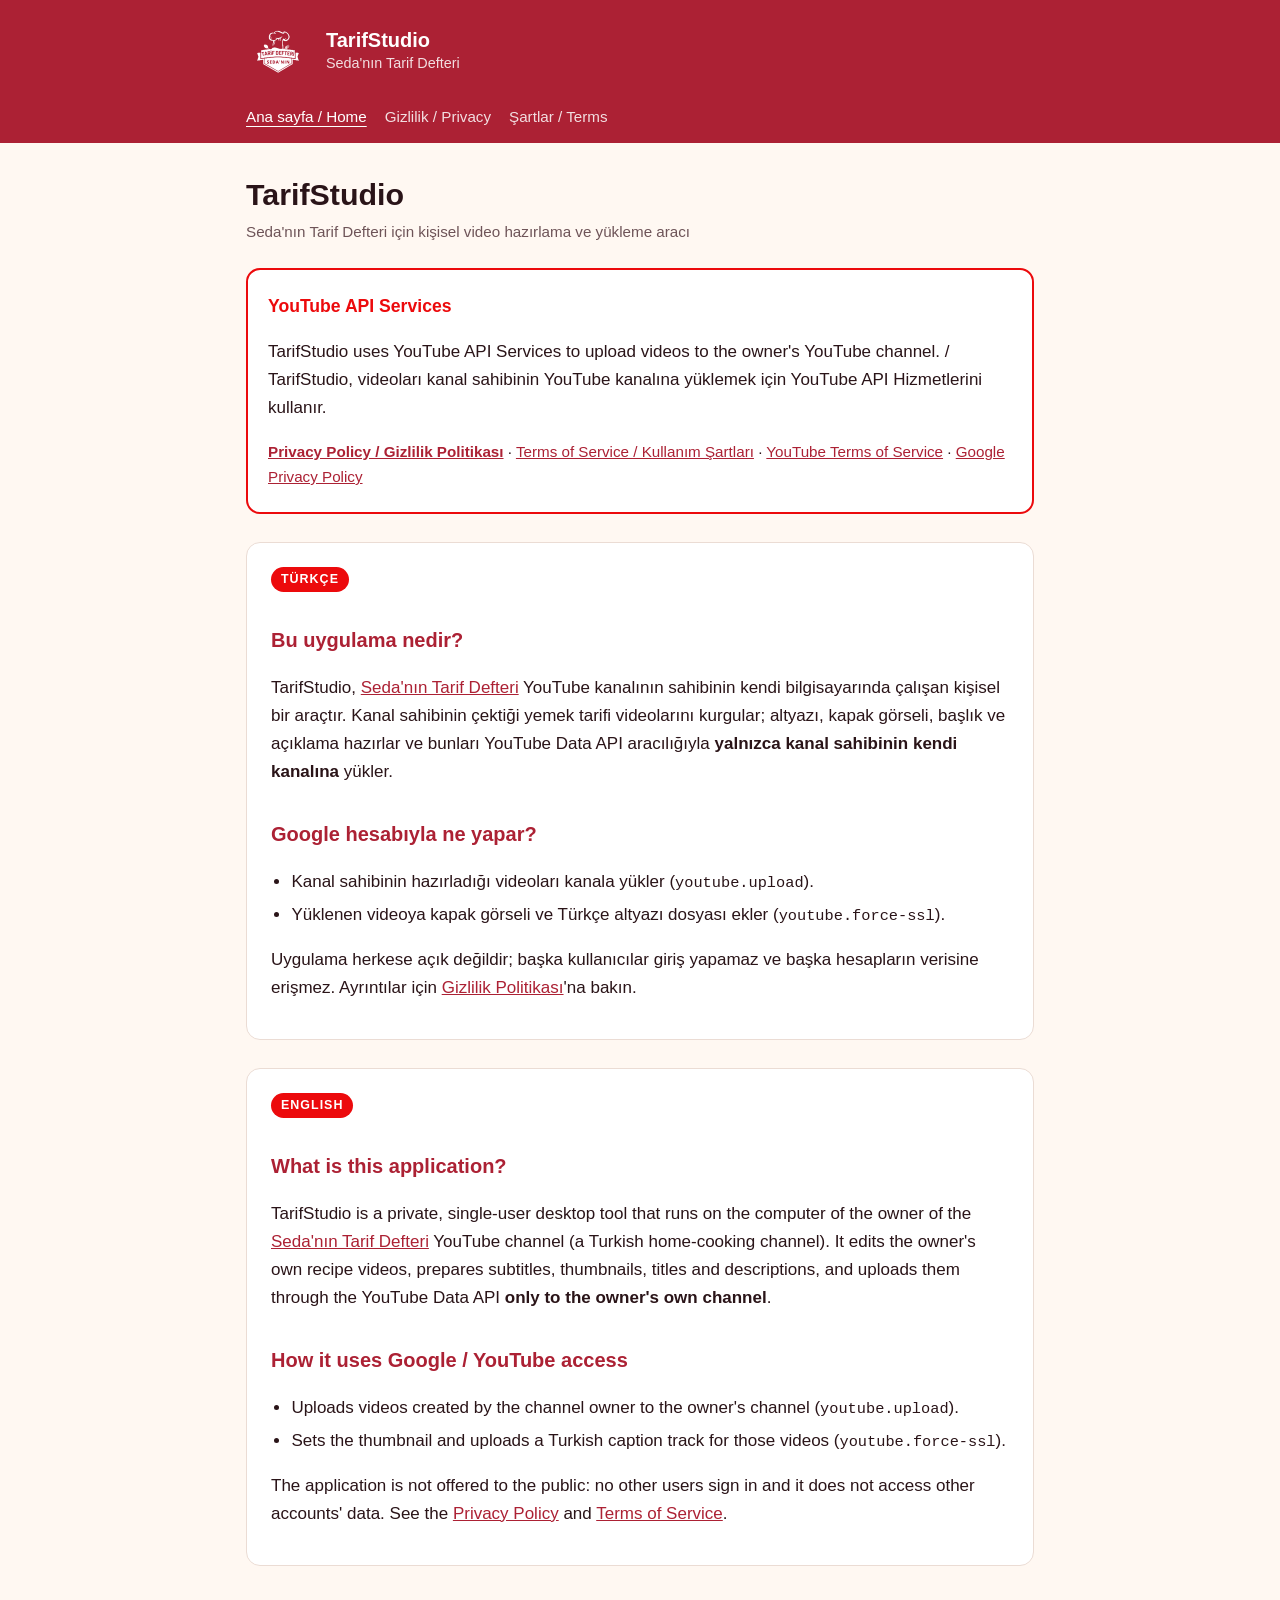
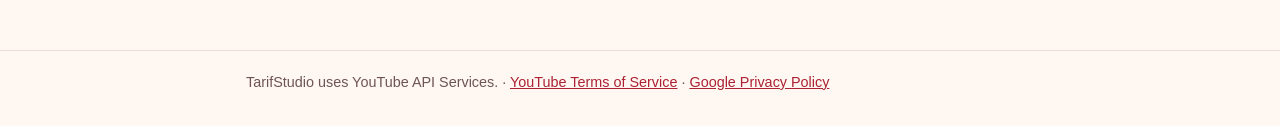
<file: index.html>
<!doctype html>
<html lang="tr">
<head>
<meta charset="utf-8">
<meta name="viewport" content="width=device-width, initial-scale=1">
<title>TarifStudio · Seda'nın Tarif Defteri</title>
<meta name="description" content="TarifStudio, Seda'nın Tarif Defteri YouTube kanalının kendi videolarını hazırlayıp kanala yüklemek için kullandığı kişisel bir araçtır.">
<link rel="icon" href="favicon.png">
<link rel="stylesheet" href="style.css">
</head>
<body>
<header>
  <div class="ust">
    <img src="logo.png" alt="Seda'nın Tarif Defteri logosu">
    <div>
      <div class="ad">TarifStudio</div>
      <div class="alt">Seda'nın Tarif Defteri</div>
    </div>
  </div>
  <nav>
    <a href="./" aria-current="page">Ana sayfa / Home</a>
    <a href="gizlilik.html">Gizlilik / Privacy</a>
    <a href="sartlar.html">Şartlar / Terms</a>
  </nav>
</header>
<main>
  <h1>TarifStudio</h1>
  <p class="tarih">Seda'nın Tarif Defteri için kişisel video hazırlama ve yükleme aracı</p>

  <aside class="youtube">
    <p class="yt-baslik">YouTube API Services</p>
    <p>TarifStudio uses YouTube API Services to upload videos to the owner's YouTube channel.
      / TarifStudio, videoları kanal sahibinin YouTube kanalına yüklemek için YouTube API Hizmetlerini kullanır.</p>
    <p class="yt-linkler">
      <a href="gizlilik.html"><strong>Privacy Policy / Gizlilik Politikası</strong></a> ·
      <a href="sartlar.html">Terms of Service / Kullanım Şartları</a> ·
      <a href="https://www.youtube.com/t/terms">YouTube Terms of Service</a> ·
      <a href="https://policies.google.com/privacy">Google Privacy Policy</a>
    </p>
  </aside>

  <section class="dil" lang="tr">
    <span class="etiket">TÜRKÇE</span>
    <h2>Bu uygulama nedir?</h2>
    <p>TarifStudio, <a href="https://www.youtube.com/@sedanntarifdefteri">Seda'nın Tarif Defteri</a>
      YouTube kanalının sahibinin kendi bilgisayarında çalışan kişisel bir araçtır. Kanal sahibinin
      çektiği yemek tarifi videolarını kurgular; altyazı, kapak görseli, başlık ve açıklama hazırlar
      ve bunları YouTube Data API aracılığıyla <strong>yalnızca kanal sahibinin kendi kanalına</strong> yükler.</p>
    <h2>Google hesabıyla ne yapar?</h2>
    <ul>
      <li>Kanal sahibinin hazırladığı videoları kanala yükler (<code>youtube.upload</code>).</li>
      <li>Yüklenen videoya kapak görseli ve Türkçe altyazı dosyası ekler (<code>youtube.force-ssl</code>).</li>
    </ul>
    <p>Uygulama herkese açık değildir; başka kullanıcılar giriş yapamaz ve başka hesapların verisine
      erişmez. Ayrıntılar için <a href="gizlilik.html">Gizlilik Politikası</a>'na bakın.</p>
  </section>

  <section class="dil" lang="en">
    <span class="etiket">ENGLISH</span>
    <h2>What is this application?</h2>
    <p>TarifStudio is a private, single-user desktop tool that runs on the computer of the owner of the
      <a href="https://www.youtube.com/@sedanntarifdefteri">Seda'nın Tarif Defteri</a> YouTube channel
      (a Turkish home-cooking channel). It edits the owner's own recipe videos, prepares subtitles,
      thumbnails, titles and descriptions, and uploads them through the YouTube Data API
      <strong>only to the owner's own channel</strong>.</p>
    <h2>How it uses Google / YouTube access</h2>
    <ul>
      <li>Uploads videos created by the channel owner to the owner's channel (<code>youtube.upload</code>).</li>
      <li>Sets the thumbnail and uploads a Turkish caption track for those videos (<code>youtube.force-ssl</code>).</li>
    </ul>
    <p>The application is not offered to the public: no other users sign in and it does not access other
      accounts' data. See the <a href="gizlilik.html">Privacy Policy</a> and <a href="sartlar.html">Terms of Service</a>.</p>
  </section>
</main>
<footer><div>
  TarifStudio uses YouTube API Services. ·
  <a href="https://www.youtube.com/t/terms">YouTube Terms of Service</a> ·
  <a href="https://policies.google.com/privacy">Google Privacy Policy</a>
</div></footer>
</body>
</html>
</file>
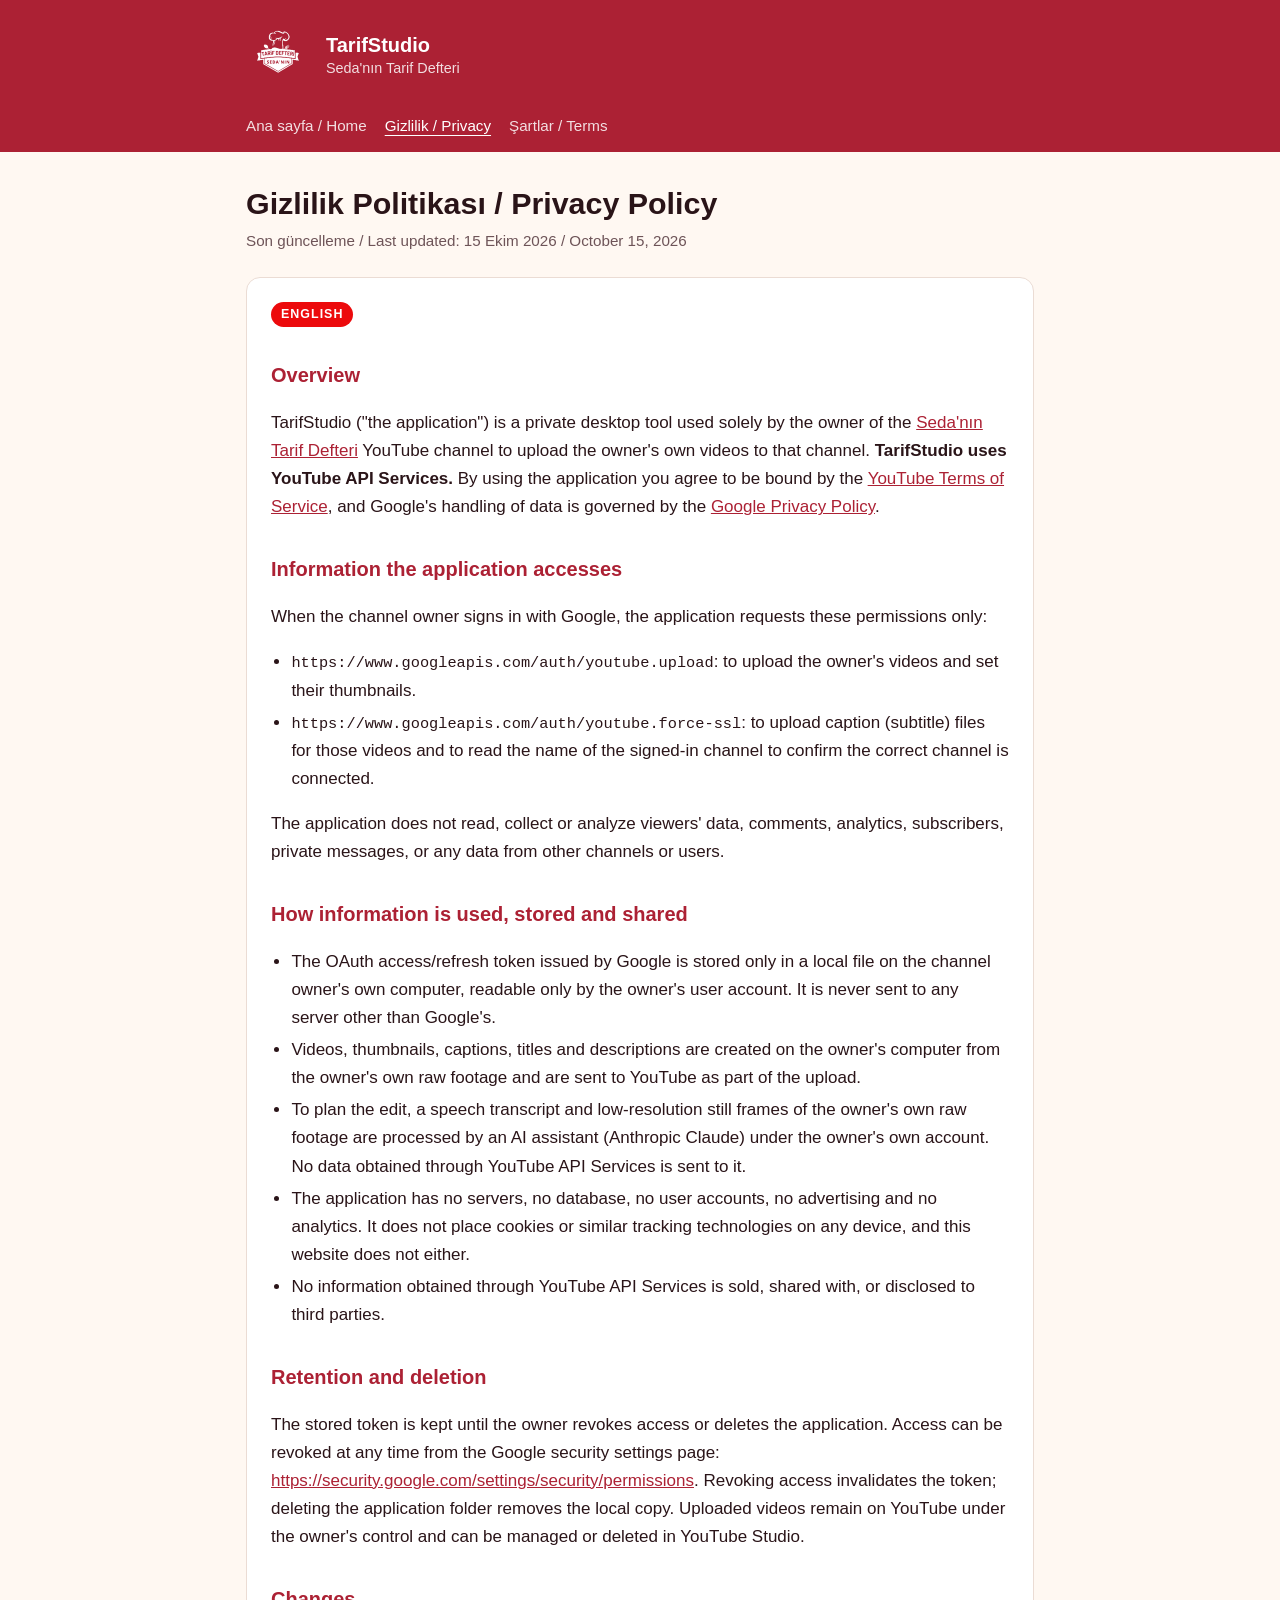
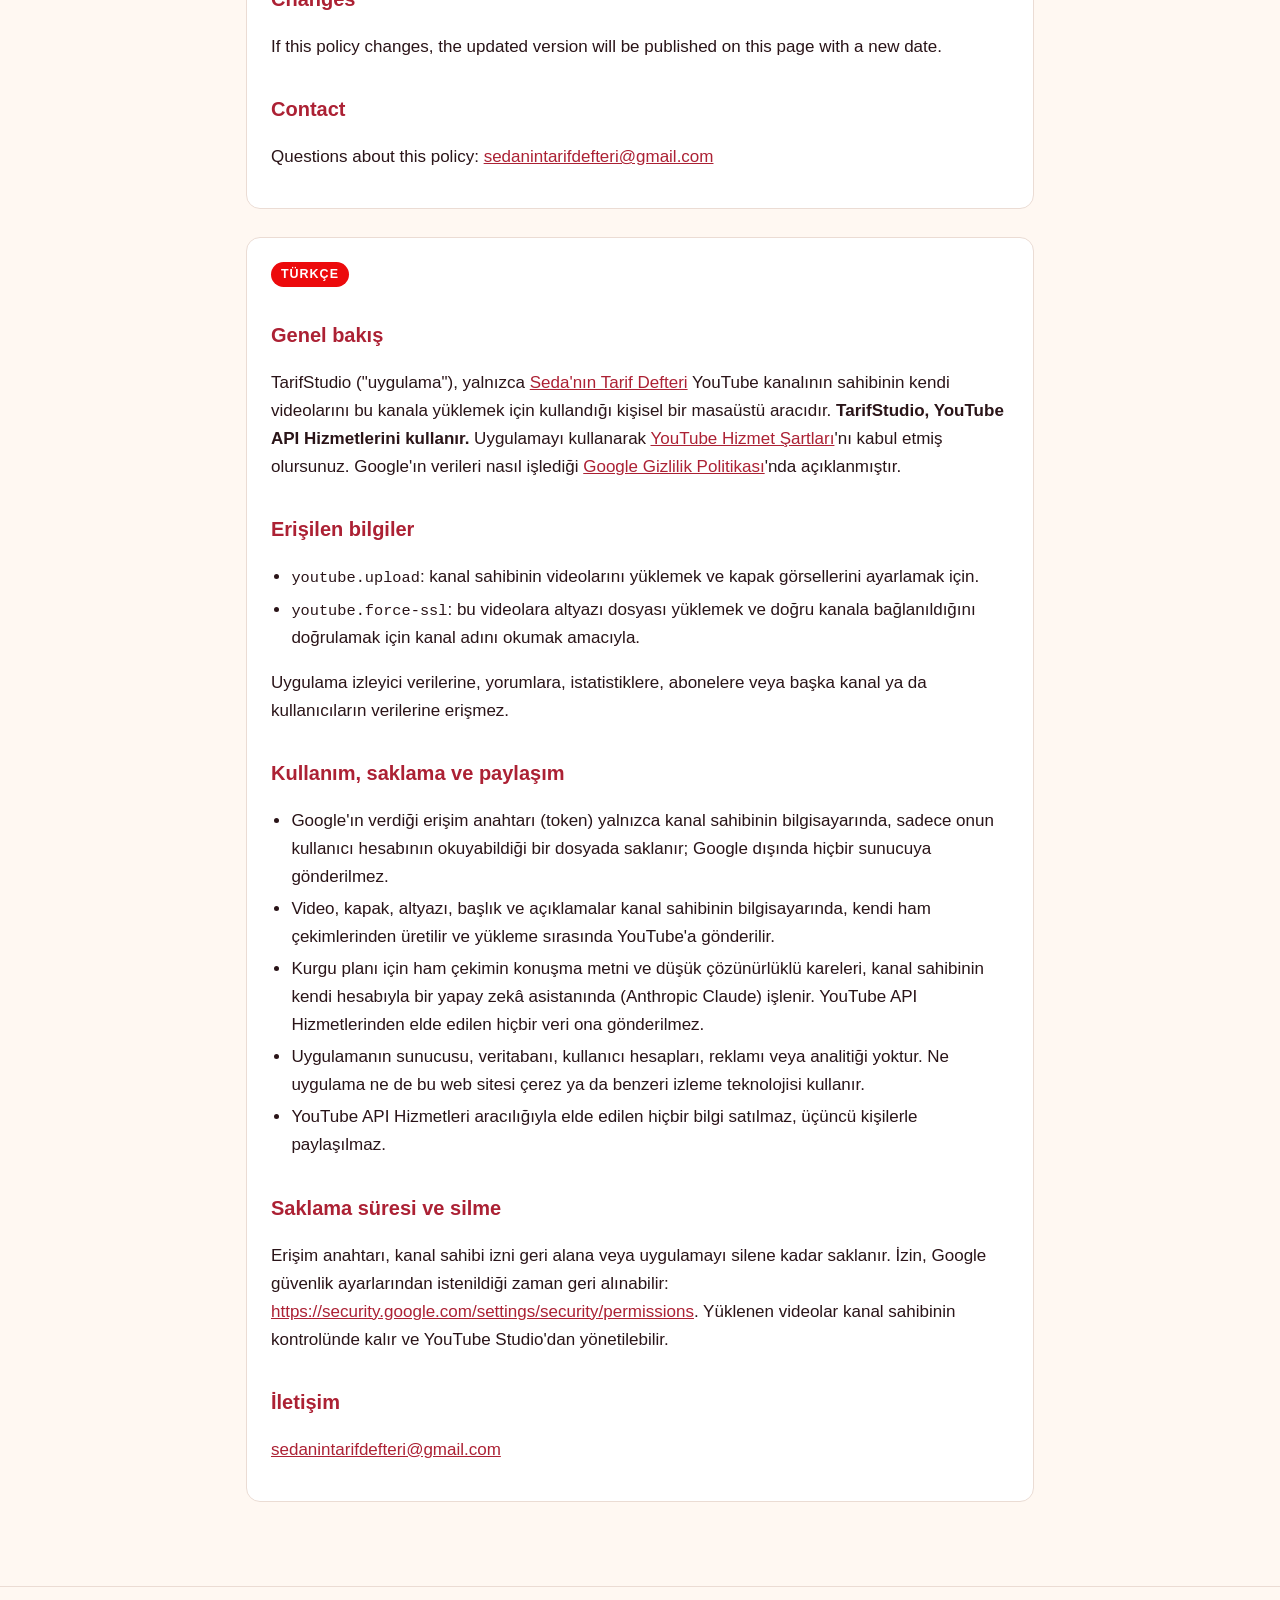
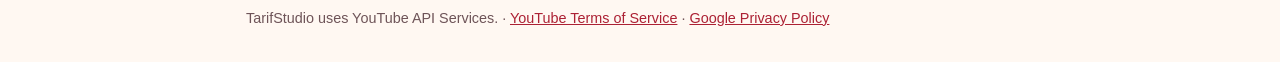
<file: gizlilik.html>
<!doctype html>
<html lang="tr">
<head>
<meta charset="utf-8">
<meta name="viewport" content="width=device-width, initial-scale=1">
<title>Gizlilik Politikası · TarifStudio</title>
<meta name="description" content="TarifStudio gizlilik politikası / privacy policy.">
<link rel="icon" href="favicon.png">
<link rel="stylesheet" href="style.css">
</head>
<body>
<header>
  <div class="ust">
    <a href="./"><img src="logo.png" alt="Seda'nın Tarif Defteri logosu"></a>
    <div>
      <div class="ad"><a href="./">TarifStudio</a></div>
      <div class="alt">Seda'nın Tarif Defteri</div>
    </div>
  </div>
  <nav>
    <a href="./">Ana sayfa / Home</a>
    <a href="gizlilik.html" aria-current="page">Gizlilik / Privacy</a>
    <a href="sartlar.html">Şartlar / Terms</a>
  </nav>
</header>
<main>
  <h1>Gizlilik Politikası / Privacy Policy</h1>
  <p class="tarih">Son güncelleme / Last updated: 15 Ekim 2026 / October 15, 2026</p>

  <section class="dil" lang="en">
    <span class="etiket">ENGLISH</span>
    <h2>Overview</h2>
    <p>TarifStudio ("the application") is a private desktop tool used solely by the owner of the
      <a href="https://www.youtube.com/@sedanntarifdefteri">Seda'nın Tarif Defteri</a> YouTube channel to
      upload the owner's own videos to that channel. <strong>TarifStudio uses YouTube API Services.</strong>
      By using the application you agree to be bound by the
      <a href="https://www.youtube.com/t/terms">YouTube Terms of Service</a>, and Google's handling of data is
      governed by the <a href="https://policies.google.com/privacy">Google Privacy Policy</a>.</p>

    <h2>Information the application accesses</h2>
    <p>When the channel owner signs in with Google, the application requests these permissions only:</p>
    <ul>
      <li><code>https://www.googleapis.com/auth/youtube.upload</code>: to upload the owner's videos and set their thumbnails.</li>
      <li><code>https://www.googleapis.com/auth/youtube.force-ssl</code>: to upload caption (subtitle) files for those videos
        and to read the name of the signed-in channel to confirm the correct channel is connected.</li>
    </ul>
    <p>The application does not read, collect or analyze viewers' data, comments, analytics, subscribers,
      private messages, or any data from other channels or users.</p>

    <h2>How information is used, stored and shared</h2>
    <ul>
      <li>The OAuth access/refresh token issued by Google is stored only in a local file on the channel owner's
        own computer, readable only by the owner's user account. It is never sent to any server other than Google's.</li>
      <li>Videos, thumbnails, captions, titles and descriptions are created on the owner's computer from the owner's
        own raw footage and are sent to YouTube as part of the upload.</li>
      <li>To plan the edit, a speech transcript and low-resolution still frames of the owner's own raw footage are
        processed by an AI assistant (Anthropic Claude) under the owner's own account. No data obtained through
        YouTube API Services is sent to it.</li>
      <li>The application has no servers, no database, no user accounts, no advertising and no analytics.
        It does not place cookies or similar tracking technologies on any device, and this website does not either.</li>
      <li>No information obtained through YouTube API Services is sold, shared with, or disclosed to third parties.</li>
    </ul>

    <h2>Retention and deletion</h2>
    <p>The stored token is kept until the owner revokes access or deletes the application. Access can be revoked
      at any time from the Google security settings page:
      <a href="https://security.google.com/settings/security/permissions">https://security.google.com/settings/security/permissions</a>.
      Revoking access invalidates the token; deleting the application folder removes the local copy. Uploaded
      videos remain on YouTube under the owner's control and can be managed or deleted in YouTube Studio.</p>

    <h2>Changes</h2>
    <p>If this policy changes, the updated version will be published on this page with a new date.</p>

    <h2>Contact</h2>
    <p>Questions about this policy: <a href="mailto:sedanintarifdefteri@gmail.com">sedanintarifdefteri@gmail.com</a></p>
  </section>

  <section class="dil" lang="tr">
    <span class="etiket">TÜRKÇE</span>
    <h2>Genel bakış</h2>
    <p>TarifStudio ("uygulama"), yalnızca <a href="https://www.youtube.com/@sedanntarifdefteri">Seda'nın Tarif Defteri</a>
      YouTube kanalının sahibinin kendi videolarını bu kanala yüklemek için kullandığı kişisel bir masaüstü aracıdır.
      <strong>TarifStudio, YouTube API Hizmetlerini kullanır.</strong> Uygulamayı kullanarak
      <a href="https://www.youtube.com/t/terms">YouTube Hizmet Şartları</a>'nı kabul etmiş olursunuz. Google'ın verileri
      nasıl işlediği <a href="https://policies.google.com/privacy">Google Gizlilik Politikası</a>'nda açıklanmıştır.</p>

    <h2>Erişilen bilgiler</h2>
    <ul>
      <li><code>youtube.upload</code>: kanal sahibinin videolarını yüklemek ve kapak görsellerini ayarlamak için.</li>
      <li><code>youtube.force-ssl</code>: bu videolara altyazı dosyası yüklemek ve doğru kanala bağlanıldığını
        doğrulamak için kanal adını okumak amacıyla.</li>
    </ul>
    <p>Uygulama izleyici verilerine, yorumlara, istatistiklere, abonelere veya başka kanal ya da kullanıcıların
      verilerine erişmez.</p>

    <h2>Kullanım, saklama ve paylaşım</h2>
    <ul>
      <li>Google'ın verdiği erişim anahtarı (token) yalnızca kanal sahibinin bilgisayarında, sadece onun kullanıcı
        hesabının okuyabildiği bir dosyada saklanır; Google dışında hiçbir sunucuya gönderilmez.</li>
      <li>Video, kapak, altyazı, başlık ve açıklamalar kanal sahibinin bilgisayarında, kendi ham çekimlerinden üretilir
        ve yükleme sırasında YouTube'a gönderilir.</li>
      <li>Kurgu planı için ham çekimin konuşma metni ve düşük çözünürlüklü kareleri, kanal sahibinin kendi hesabıyla
        bir yapay zekâ asistanında (Anthropic Claude) işlenir. YouTube API Hizmetlerinden elde edilen hiçbir veri ona gönderilmez.</li>
      <li>Uygulamanın sunucusu, veritabanı, kullanıcı hesapları, reklamı veya analitiği yoktur. Ne uygulama ne de
        bu web sitesi çerez ya da benzeri izleme teknolojisi kullanır.</li>
      <li>YouTube API Hizmetleri aracılığıyla elde edilen hiçbir bilgi satılmaz, üçüncü kişilerle paylaşılmaz.</li>
    </ul>

    <h2>Saklama süresi ve silme</h2>
    <p>Erişim anahtarı, kanal sahibi izni geri alana veya uygulamayı silene kadar saklanır. İzin, Google güvenlik
      ayarlarından istenildiği zaman geri alınabilir:
      <a href="https://security.google.com/settings/security/permissions">https://security.google.com/settings/security/permissions</a>.
      Yüklenen videolar kanal sahibinin kontrolünde kalır ve YouTube Studio'dan yönetilebilir.</p>

    <h2>İletişim</h2>
    <p><a href="mailto:sedanintarifdefteri@gmail.com">sedanintarifdefteri@gmail.com</a></p>
  </section>
</main>
<footer><div>
  TarifStudio uses YouTube API Services. ·
  <a href="https://www.youtube.com/t/terms">YouTube Terms of Service</a> ·
  <a href="https://policies.google.com/privacy">Google Privacy Policy</a>
</div></footer>
</body>
</html>
</file>
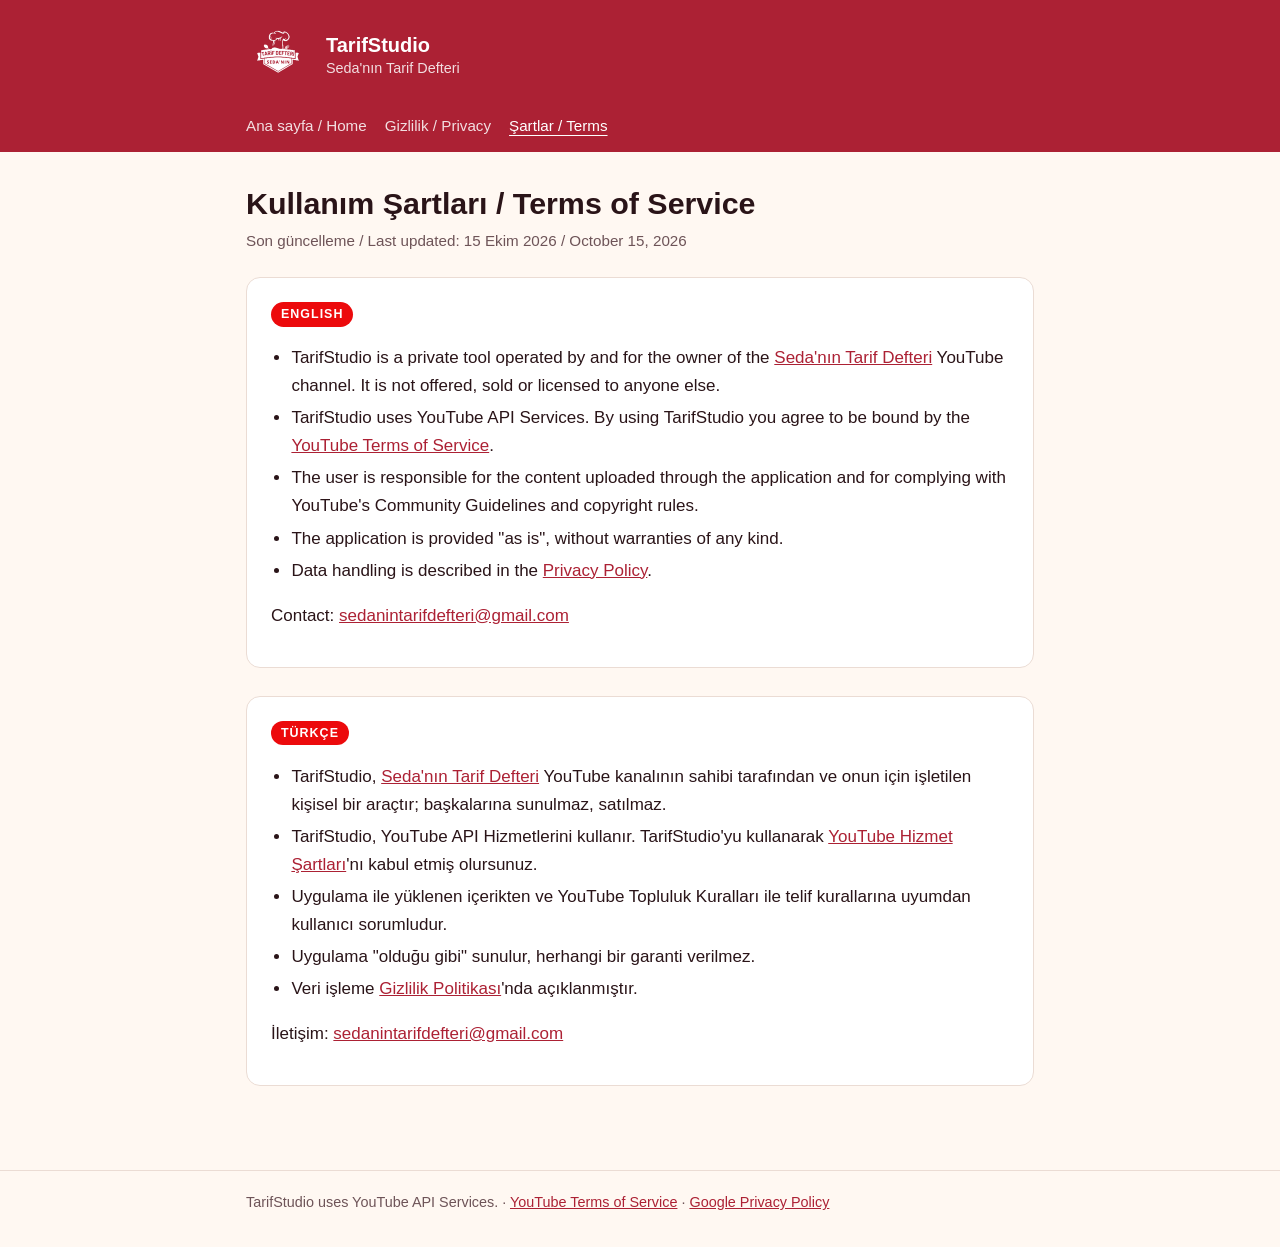
<file: sartlar.html>
<!doctype html>
<html lang="tr">
<head>
<meta charset="utf-8">
<meta name="viewport" content="width=device-width, initial-scale=1">
<title>Kullanım Şartları · TarifStudio</title>
<meta name="description" content="TarifStudio kullanım şartları / terms of service.">
<link rel="icon" href="favicon.png">
<link rel="stylesheet" href="style.css">
</head>
<body>
<header>
  <div class="ust">
    <a href="./"><img src="logo.png" alt="Seda'nın Tarif Defteri logosu"></a>
    <div>
      <div class="ad"><a href="./">TarifStudio</a></div>
      <div class="alt">Seda'nın Tarif Defteri</div>
    </div>
  </div>
  <nav>
    <a href="./">Ana sayfa / Home</a>
    <a href="gizlilik.html">Gizlilik / Privacy</a>
    <a href="sartlar.html" aria-current="page">Şartlar / Terms</a>
  </nav>
</header>
<main>
  <h1>Kullanım Şartları / Terms of Service</h1>
  <p class="tarih">Son güncelleme / Last updated: 15 Ekim 2026 / October 15, 2026</p>

  <section class="dil" lang="en">
    <span class="etiket">ENGLISH</span>
    <ul>
      <li>TarifStudio is a private tool operated by and for the owner of the
        <a href="https://www.youtube.com/@sedanntarifdefteri">Seda'nın Tarif Defteri</a> YouTube channel. It is not
        offered, sold or licensed to anyone else.</li>
      <li>TarifStudio uses YouTube API Services. By using TarifStudio you agree to be bound by the
        <a href="https://www.youtube.com/t/terms">YouTube Terms of Service</a>.</li>
      <li>The user is responsible for the content uploaded through the application and for complying with YouTube's
        Community Guidelines and copyright rules.</li>
      <li>The application is provided "as is", without warranties of any kind.</li>
      <li>Data handling is described in the <a href="gizlilik.html">Privacy Policy</a>.</li>
    </ul>
    <p>Contact: <a href="mailto:sedanintarifdefteri@gmail.com">sedanintarifdefteri@gmail.com</a></p>
  </section>

  <section class="dil" lang="tr">
    <span class="etiket">TÜRKÇE</span>
    <ul>
      <li>TarifStudio, <a href="https://www.youtube.com/@sedanntarifdefteri">Seda'nın Tarif Defteri</a> YouTube
        kanalının sahibi tarafından ve onun için işletilen kişisel bir araçtır; başkalarına sunulmaz, satılmaz.</li>
      <li>TarifStudio, YouTube API Hizmetlerini kullanır. TarifStudio'yu kullanarak
        <a href="https://www.youtube.com/t/terms">YouTube Hizmet Şartları</a>'nı kabul etmiş olursunuz.</li>
      <li>Uygulama ile yüklenen içerikten ve YouTube Topluluk Kuralları ile telif kurallarına uyumdan kullanıcı sorumludur.</li>
      <li>Uygulama "olduğu gibi" sunulur, herhangi bir garanti verilmez.</li>
      <li>Veri işleme <a href="gizlilik.html">Gizlilik Politikası</a>'nda açıklanmıştır.</li>
    </ul>
    <p>İletişim: <a href="mailto:sedanintarifdefteri@gmail.com">sedanintarifdefteri@gmail.com</a></p>
  </section>
</main>
<footer><div>
  TarifStudio uses YouTube API Services. ·
  <a href="https://www.youtube.com/t/terms">YouTube Terms of Service</a> ·
  <a href="https://policies.google.com/privacy">Google Privacy Policy</a>
</div></footer>
</body>
</html>
</file>
<file: style.css>
:root {
  --bordo: #AC2134;
  --kirmizi: #EC0A0C;
  --zemin: #FFF8F2;
  --kart: #FFFFFF;
  --yazi: #2A1418;
  --soluk: #6E5458;
  --cizgi: #EBDCD4;
}
@media (prefers-color-scheme: dark) {
  :root {
    --zemin: #1C1012;
    --kart: #26171A;
    --yazi: #F6ECE8;
    --soluk: #C3AEB0;
    --cizgi: #3D282C;
  }
}
* { box-sizing: border-box; }
html { -webkit-text-size-adjust: 100%; }
body {
  margin: 0;
  background: var(--zemin);
  color: var(--yazi);
  font: 17px/1.65 -apple-system, BlinkMacSystemFont, "Segoe UI", Roboto, "Helvetica Neue", Arial, sans-serif;
}
header {
  background: var(--bordo);
  color: #fff;
}
.ust {
  max-width: 820px;
  margin: 0 auto;
  padding: 20px 16px;
  display: flex;
  align-items: center;
  gap: 16px;
}
.ust img { width: 64px; height: 64px; border-radius: 10px; flex: none; }
.ust a { color: #fff; text-decoration: none; }
.ust .ad { font-size: 1.25rem; font-weight: 700; line-height: 1.2; }
.ust .alt { font-size: .9rem; opacity: .85; }
nav {
  max-width: 820px;
  margin: 0 auto;
  padding: 0 16px 14px;
  display: flex;
  flex-wrap: wrap;
  gap: 6px 18px;
  font-size: .95rem;
}
nav a { color: #fff; opacity: .85; text-decoration: none; }
nav a[aria-current] { opacity: 1; text-decoration: underline; text-underline-offset: 4px; }
main {
  max-width: 820px;
  margin: 0 auto;
  padding: 32px 16px 56px;
}
h1 { font-size: 1.9rem; line-height: 1.25; margin: 0 0 6px; }
h2 { font-size: 1.25rem; margin: 32px 0 8px; color: var(--bordo); }
@media (prefers-color-scheme: dark) { h2 { color: #F07C88; } }
.tarih { color: var(--soluk); font-size: .95rem; margin: 0 0 24px; }
.dil {
  background: var(--kart);
  border: 1px solid var(--cizgi);
  border-radius: 14px;
  padding: 8px 24px 20px;
  margin-bottom: 28px;
}
.dil > .etiket {
  display: inline-block;
  margin-top: 16px;
  font-size: .78rem;
  font-weight: 700;
  letter-spacing: .08em;
  color: #fff;
  background: var(--kirmizi);
  border-radius: 999px;
  padding: 2px 10px;
}
a { color: var(--bordo); overflow-wrap: anywhere; }
code { overflow-wrap: anywhere; font-size: .9em; }
@media (prefers-color-scheme: dark) { a { color: #F7A1AA; } }
ul { padding-left: 1.2em; }
li { margin: 4px 0; }
footer {
  border-top: 1px solid var(--cizgi);
  color: var(--soluk);
  font-size: .9rem;
}
footer div { max-width: 820px; margin: 0 auto; padding: 20px 16px 32px; }
.youtube {
  border: 2px solid var(--kirmizi);
  border-radius: 14px;
  padding: 4px 20px 8px;
  margin: 0 0 28px;
  background: var(--kart);
}
.yt-baslik {
  font-weight: 800;
  font-size: 1.1rem;
  color: var(--kirmizi);
  margin-bottom: 0;
}
.yt-linkler { font-size: .95rem; }
</file>
